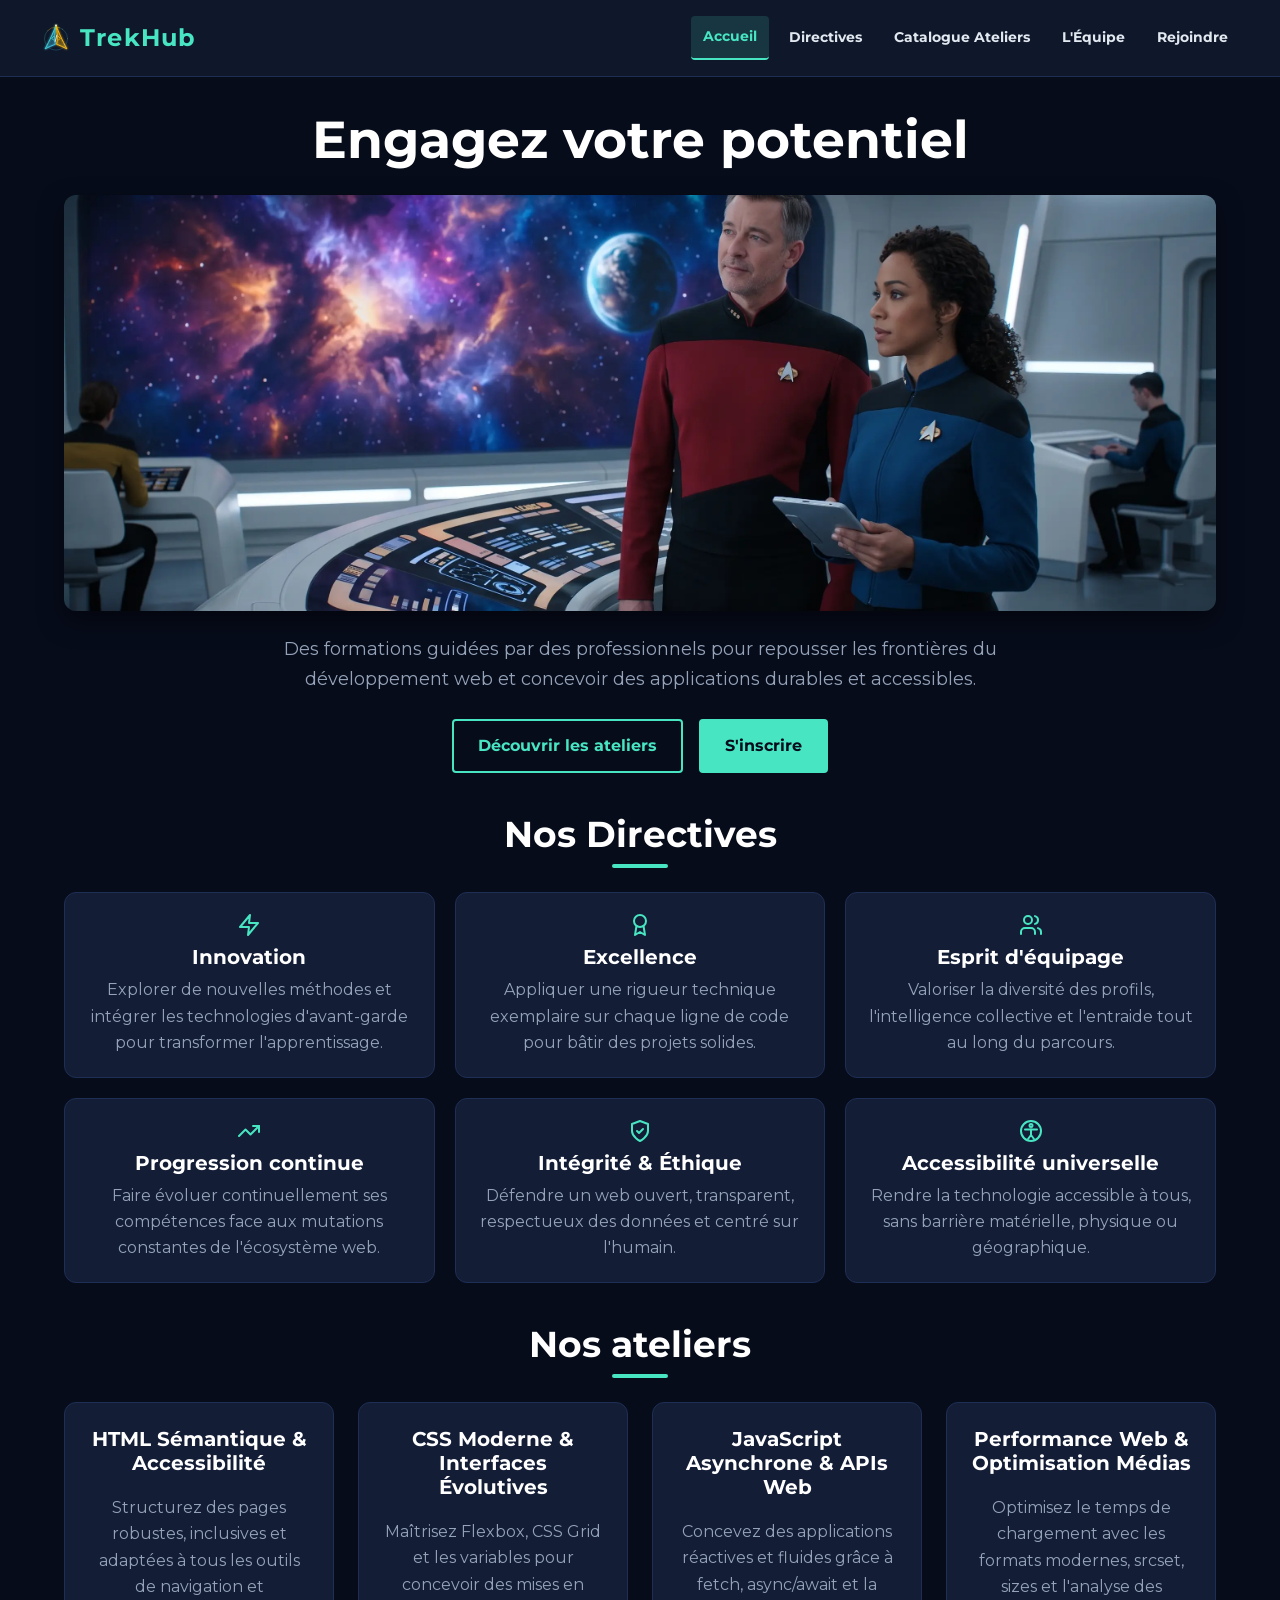
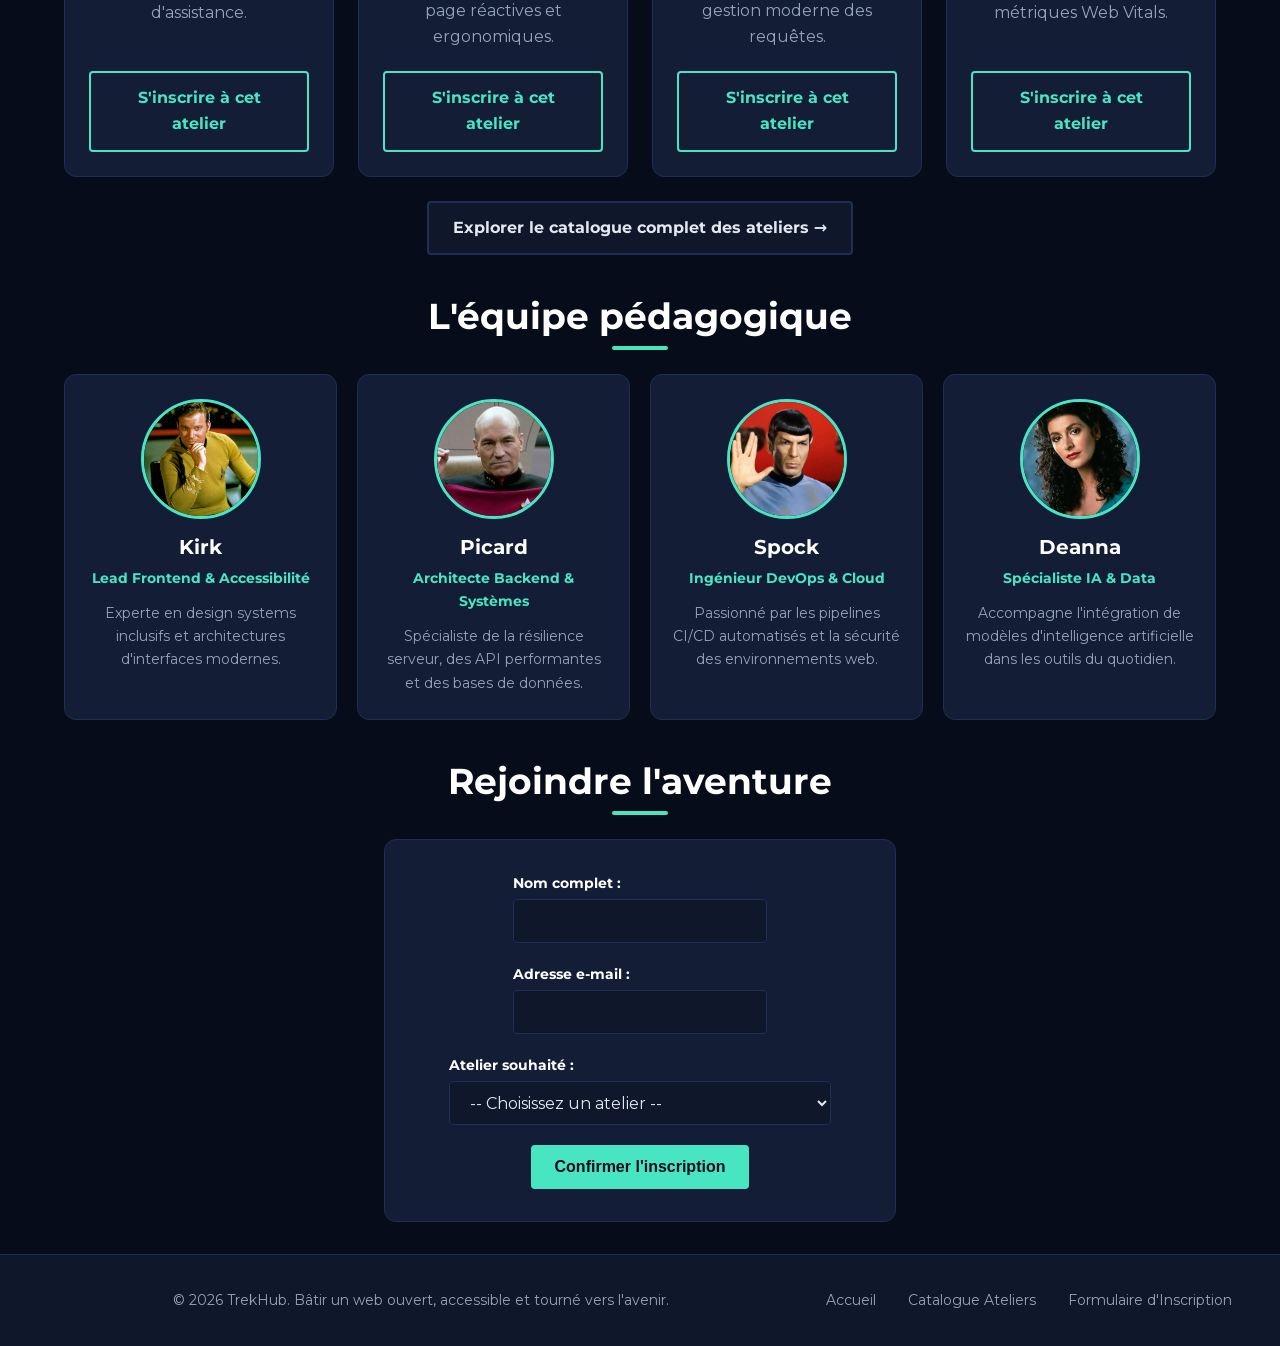
<file: BC01 - FrontEnd/FM01 Dev interfaces/src/index.html>
<!doctype html>
<html lang="fr">

<head>
    <meta charset="UTF-8" />
    <meta name="viewport" content="width=device-width, initial-scale=1.0" />
    <title>TrekHub | Formations Web &amp; Nouvelles Technologies</title>
    <meta name="description" content="Développez vos compétences web et repoussez les frontières du code avec TrekHub." />

    <!-- Préchargement de la police du titre (Montserrat 700 / Bold) -->
    <link 
        rel="preload" 
        href="assets/polices/montserrat-v31-latin-700.woff2" 
        as="font" 
        type="font/woff2" 
        crossorigin 
    />

    <!-- Feuilles de style & Icône du site -->
    <link rel="icon" type="image/svg+xml" href="assets/images/trekhub-logo.svg" />
    <link rel="stylesheet" href="css/index.css" />

    <!-- Scripts différés (defer) -->
    <script src="js/main.js" defer></script>
</head>

<body>
    <!-- Lien d'évitement accessibilité -->
    <a href="#main" class="skip-link">Aller au contenu principal</a>

    <!-- En-tête -->
    <header>
        <div class="header-container">
            <div class="header-top">
                <a href="index.html" class="logo" aria-label="TrekHub - Retour à l'accueil">
                    <img src="assets/images/trekhub-logo.svg" alt="" class="logo-icon" width="32" height="32" />
                    <span>TrekHub</span>
                </a>
                <button class="nav-toggle" id="nav-toggle" aria-expanded="false" aria-controls="main-nav" aria-label="Ouvrir le menu de navigation">
                    <span></span>
                    <span></span>
                    <span></span>
                </button>
            </div>
            <nav id="main-nav" aria-label="Navigation principale">
                <ul>
                    <li><a href="index.html" aria-current="page">Accueil</a></li>
                    <li><a href="index.html#valeurs">Directives</a></li>
                    <li><a href="ateliers.html">Catalogue Ateliers</a></li>
                    <li><a href="index.html#formateurs">L'Équipe</a></li>
                    <li><a href="inscription.html">Rejoindre</a></li>
                </ul>
            </nav>
        </div>
    </header>

    <main id="main">

        <!-- Section Accroche -->
        <section id="accroche" aria-label="Présentation générale">
            <h1>Engagez votre potentiel</h1>
            <img src="assets/images/TrekHub.webp" alt = "Trek Hub office in space">
            <p>
                Des formations guidées par des professionnels pour repousser les frontières 
                du développement web et concevoir des applications durables et accessibles.
            </p>
            <div class="cta-actions">
                <a href="ateliers.html" class="btn">Découvrir les ateliers</a>
                <a href="inscription.html" class="btn btn-primary">S'inscrire</a>
            </div>
        </section>

        <!-- Section Valeurs / Directives -->
        <section id="valeurs" aria-label="Nos valeurs fondamentales">
            <h2 id="directives">Nos Directives</h2>
            <ul class="valeurs">

                <!-- 1. Innovation -->
                <li class="valeur">
                    <svg class="valeur-icon" width="24" height="24" viewBox="0 0 24 24" fill="none"
                        stroke="currentColor" stroke-width="2" stroke-linecap="round" stroke-linejoin="round" aria-hidden="true">
                        <polygon points="13 2 3 14 12 14 11 22 21 10 12 10 13 2" />
                    </svg>
                    <h3>Innovation</h3>
                    <p>Explorer de nouvelles méthodes et intégrer les technologies d'avant-garde pour transformer l'apprentissage.</p>
                </li>

                <!-- 2. Excellence -->
                <li class="valeur">
                    <svg class="valeur-icon" width="24" height="24" viewBox="0 0 24 24" fill="none"
                        stroke="currentColor" stroke-width="2" stroke-linecap="round" stroke-linejoin="round" aria-hidden="true">
                        <circle cx="12" cy="8" r="6" />
                        <path d="M15.5 12.9 17 22l-5-3-5 3 1.5-9.1" />
                    </svg>
                    <h3>Excellence</h3>
                    <p>Appliquer une rigueur technique exemplaire sur chaque ligne de code pour bâtir des projets solides.</p>
                </li>

                <!-- 3. Esprit d'équipage -->
                <li class="valeur">
                    <svg class="valeur-icon" width="24" height="24" viewBox="0 0 24 24" fill="none"
                        stroke="currentColor" stroke-width="2" stroke-linecap="round" stroke-linejoin="round" aria-hidden="true">
                        <path d="M16 21v-2a4 4 0 0 0-4-4H6a4 4 0 0 0-4 4v2" />
                        <circle cx="9" cy="7" r="4" />
                        <path d="M22 21v-2a4 4 0 0 0-3-3.87" />
                        <path d="M16 3.13a4 4 0 0 1 0 7.75" />
                    </svg>
                    <h3>Esprit d'équipage</h3>
                    <p>Valoriser la diversité des profils, l'intelligence collective et l'entraide tout au long du parcours.</p>
                </li>

                <!-- 4. Progression continue -->
                <li class="valeur">
                    <svg class="valeur-icon" width="24" height="24" viewBox="0 0 24 24" fill="none"
                        stroke="currentColor" stroke-width="2" stroke-linecap="round" stroke-linejoin="round" aria-hidden="true">
                        <polyline points="22 7 13.5 15.5 8.5 10.5 2 17" />
                        <polyline points="16 7 22 7 22 13" />
                    </svg>
                    <h3>Progression continue</h3>
                    <p>Faire évoluer continuellement ses compétences face aux mutations constantes de l'écosystème web.</p>
                </li>

                <!-- 5. Intégrité -->
                <li class="valeur">
                    <svg class="valeur-icon" width="24" height="24" viewBox="0 0 24 24" fill="none"
                        stroke="currentColor" stroke-width="2" stroke-linecap="round" stroke-linejoin="round" aria-hidden="true">
                        <path d="M12 22s8-4 8-10V5l-8-3-8 3v7c0 6 8 10 8 10z" />
                        <polyline points="9 12 11 14 15 10" />
                    </svg>
                    <h3>Intégrité &amp; Éthique</h3>
                    <p>Défendre un web ouvert, transparent, respectueux des données et centré sur l'humain.</p>
                </li>

                <!-- 6. Accessibilité universelle -->
                <li class="valeur">
                    <svg class="valeur-icon" width="24" height="24" viewBox="0 0 24 24" fill="none"
                        stroke="currentColor" stroke-width="2" stroke-linecap="round" stroke-linejoin="round" aria-hidden="true">
                        <circle cx="12" cy="12" r="10" />
                        <circle cx="12" cy="6.5" r="1.5" />
                        <path d="M6 10.5h12" />
                        <path d="M12 10.5v5.5" />
                        <path d="m9 20 3-4 3 4" />
                    </svg>
                    <h3>Accessibilité universelle</h3>
                    <p>Rendre la technologie accessible à tous, sans barrière matérielle, physique ou géographique.</p>
                </li>
            </ul>
        </section>

        <!-- Section Ateliers -->
        <section id="ateliers" aria-label="Catalogue des ateliers">
            <h2>Nos ateliers</h2>
            <div class="workshops-list">
                <article class="workshop-item">
                    <h3>HTML Sémantique &amp; Accessibilité</h3>
                    <p>
                        Structurez des pages robustes, inclusives et adaptées à tous les outils de navigation et d'assistance.
                    </p>
                    <a href="inscription.html?atelier=html" class="btn btn-workshop">S'inscrire à cet atelier</a>
                </article>

                <article class="workshop-item">
                    <h3>CSS Moderne &amp; Interfaces Évolutives</h3>
                    <p>
                        Maîtrisez Flexbox, CSS Grid et les variables pour concevoir des mises en page réactives et ergonomiques.
                    </p>
                    <a href="inscription.html?atelier=css" class="btn btn-workshop">S'inscrire à cet atelier</a>
                </article>

                <article class="workshop-item">
                    <h3>JavaScript Asynchrone &amp; APIs Web</h3>
                    <p>
                        Concevez des applications réactives et fluides grâce à fetch, async/await et la gestion moderne des requêtes.
                    </p>
                    <a href="inscription.html?atelier=js" class="btn btn-workshop">S'inscrire à cet atelier</a>
                </article>

                <article class="workshop-item">
                    <h3>Performance Web &amp; Optimisation Médias</h3>
                    <p>
                        Optimisez le temps de chargement avec les formats modernes, srcset, sizes et l'analyse des métriques Web Vitals.
                    </p>
                    <a href="inscription.html?atelier=perf" class="btn btn-workshop">S'inscrire à cet atelier</a>
                </article>
            </div>
            <div class="workshops-more">
                <a href="ateliers.html" class="btn btn-secondary">Explorer le catalogue complet des ateliers &rarr;</a>
            </div>
        </section>

        <!-- Section Formateurs -->
        <section id="formateurs" aria-label="Équipe pédagogique">
            <h2>L'équipe pédagogique</h2>
    <div class="instructors-list">
        <article class="instructor-card">
            <img 
                src="assets/images/Kirk/Kirk 800w.webp"
                srcset="
                    assets/images/Kirk/Kirk 400w.webp 400w,
                    assets/images/Kirk/Kirk 800w.webp 800w,
                    assets/images/Kirk/Kirk 1600w.webp 1600w
                "
                sizes="(max-width: 600px) 90vw, (max-width: 1024px) 45vw, 300px"
                width="400" 
                height="400" 
                loading="lazy"
                alt="Portrait de Kirk, formatrice Lead Frontend" 
            />
            <h3>Kirk</h3>
            <p class="role">Lead Frontend &amp; Accessibilité</p>
            <p>Experte en design systems inclusifs et architectures d'interfaces modernes.</p>
        </article>

        <article class="instructor-card">
            <img 
                src="assets/images/Picard/Picard 800w.webp"
                srcset="
                    assets/images/Picard/Picard 400w.webp 400w,
                    assets/images/Picard/Picard 800w.webp 800w,
                    assets/images/Picard/Picard 1600w.webp 1600w
                "
                sizes="(max-width: 600px) 90vw, (max-width: 1024px) 45vw, 300px"
                width="400" 
                height="400" 
                loading="lazy"
                alt="Portrait de Picard, formateur Architecte Backend" 
            />
            <h3>Picard</h3>
            <p class="role">Architecte Backend &amp; Systèmes</p>
            <p>Spécialiste de la résilience serveur, des API performantes et des bases de données.</p>
        </article>

        <article class="instructor-card">
            <img 
                src="assets/images/Spock/Spock 800w.webp"
                srcset="
                    assets/images/Spock/Spock 400w.webp 400w,
                    assets/images/Spock/Spock 800w.webp 800w,
                    assets/images/Spock/Spock 1600w.jpg 1600w
                "
                sizes="(max-width: 600px) 90vw, (max-width: 1024px) 45vw, 300px"
                width="400" 
                height="400" 
                loading="lazy"
                alt="Portrait de Spock, formateur Ingénieur DevOps" 
            />
            <h3>Spock</h3>
            <p class="role">Ingénieur DevOps &amp; Cloud</p>
            <p>Passionné par les pipelines CI/CD automatisés et la sécurité des environnements web.</p>
        </article>

        <article class="instructor-card">
            <img 
                src="assets/images/Deanna/Deanna 800w.webp"
                srcset="
                    assets/images/Deanna/Deanna 400w.webp 400w,
                    assets/images/Deanna/Deanna 800w.webp 800w,
                    assets/images/Deanna/Deanna 1600w.webp 1600w
                "
                sizes="(max-width: 600px) 90vw, (max-width: 1024px) 45vw, 300px"
                width="400" 
                height="400" 
                loading="lazy"
                alt="Portrait de Deanna, formatrice Spécialiste IA & Data" 
            />
            <h3>Deanna</h3>
            <p class="role">Spécialiste IA &amp; Data</p>
            <p>Accompagne l'intégration de modèles d'intelligence artificielle dans les outils du quotidien.</p>
        </article>
    </div>
</section>

        <!-- Section Inscription -->
        <section id="inscription" aria-label="Formulaire d'inscription">
            <h2>Rejoindre l'aventure</h2>

            <form action="#" method="post" aria-label="Formulaire d'inscription à un atelier">
                <p>
                    <label for="nom">Nom complet :</label>
                    <input type="text" id="nom" name="nom" autocomplete="name" required />
                </p>

                <p>
                    <label for="email">Adresse e-mail :</label>
                    <input type="email" id="email" name="email" autocomplete="email" required />
                </p>

                <p>
                    <label for="atelier">Atelier souhaité :</label>
                    <select id="atelier" name="atelier" required>
                        <option value="">-- Choisissez un atelier --</option>
                        <option value="html">HTML Sémantique &amp; Accessibilité</option>
                        <option value="css">CSS Moderne &amp; Interfaces Évolutives</option>
                        <option value="js">JavaScript Asynchrone &amp; APIs Web</option>
                        <option value="perf">Performance Web &amp; Optimisation Médias</option>
                    </select>
                </p>

                <p>
                    <button type="submit" aria-label="Valider votre inscription">
                        Confirmer l'inscription
                    </button>
                </p>
            </form>
        </section>

    </main>

    <footer>
        <div class="footer-container">
            <p>&copy; 2026 TrekHub. Bâtir un web ouvert, accessible et tourné vers l'avenir.</p>
            <ul class="footer-links">
                <li><a href="index.html">Accueil</a></li>
                <li><a href="ateliers.html">Catalogue Ateliers</a></li>
                <li><a href="inscription.html">Formulaire d'Inscription</a></li>
            </ul>
        </div>
    </footer>

    <!-- Bouton flottant Retour en haut de page -->
    <button id="back-to-top" class="back-to-top-btn" aria-label="Retour en haut de page" title="Retour en haut">&uarr;</button>
</body>

</html>
</file>
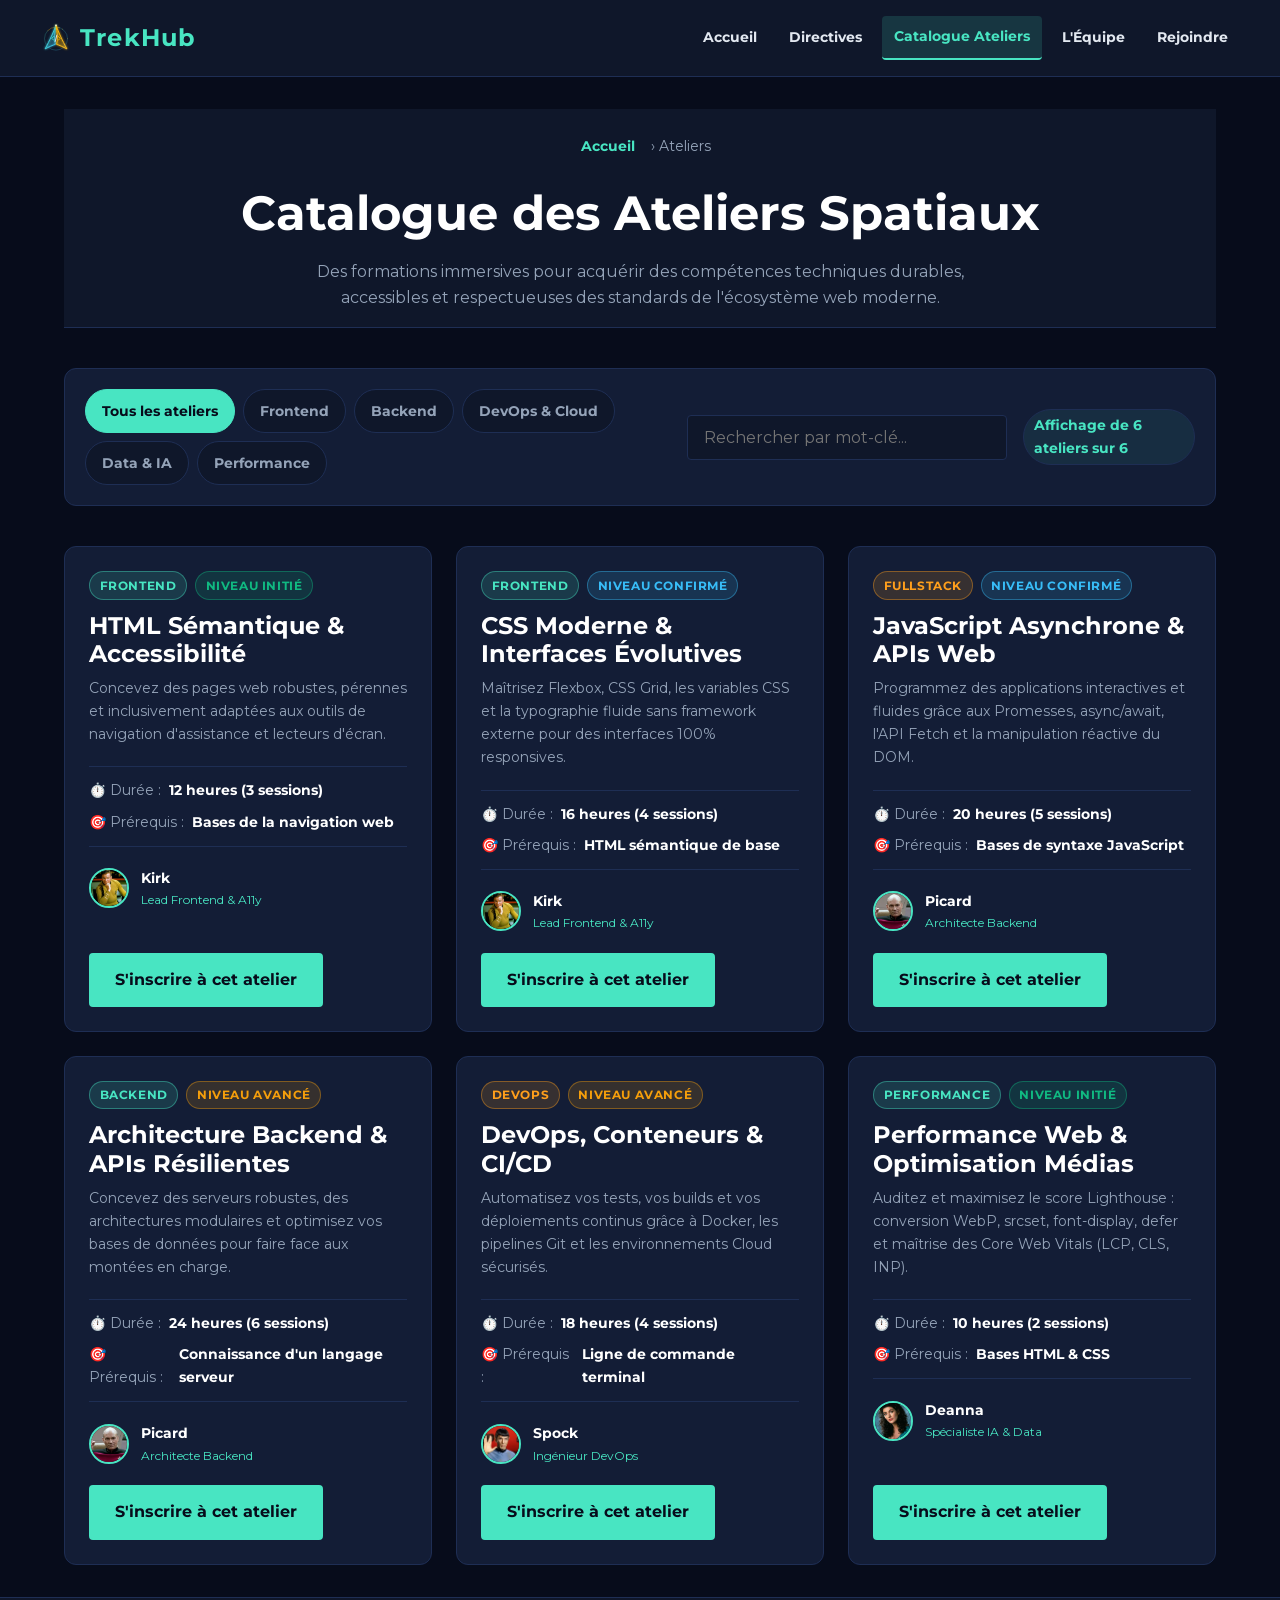
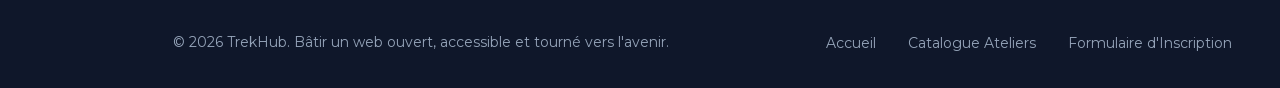
<file: BC01 - FrontEnd/FM01 Dev interfaces/src/ateliers.html>
<!doctype html>
<html lang="fr">

<head>
    <meta charset="UTF-8" />
    <meta name="viewport" content="width=device-width, initial-scale=1.0" />
    <title>Catalogue des Ateliers | TrekHub</title>
    <meta name="description" content="Explorez l'ensemble des ateliers de formation web TrekHub : HTML, CSS, JavaScript, DevOps, IA et Performance." />

    <!-- Préchargement de la police Montserrat 700 -->
    <link rel="preload" href="assets/polices/montserrat-v31-latin-700.woff2" as="font" type="font/woff2" crossorigin />

    <!-- Feuilles de style & Icône du site -->
    <link rel="icon" type="image/svg+xml" href="assets/images/trekhub-logo.svg" />
    <link rel="stylesheet" href="css/ateliers.css" />

    <!-- Scripts différés (defer) -->
    <script src="js/main.js" defer></script>
</head>

<body>
    <!-- Lien d'évitement accessibilité -->
    <a href="#main" class="skip-link">Aller au contenu principal</a>

    <!-- En-tête -->
    <header>
        <div class="header-container">
            <div class="header-top">
                <a href="index.html" class="logo" aria-label="TrekHub - Retour à l'accueil">
                    <img src="assets/images/trekhub-logo.svg" alt="" class="logo-icon" width="32" height="32" />
                    <span>TrekHub</span>
                </a>
                <button class="nav-toggle" id="nav-toggle" aria-expanded="false" aria-controls="main-nav" aria-label="Ouvrir le menu de navigation">
                    <span></span>
                    <span></span>
                    <span></span>
                </button>
            </div>
            <nav id="main-nav" aria-label="Navigation principale">
                <ul>
                    <li><a href="index.html">Accueil</a></li>
                    <li><a href="index.html#valeurs">Directives</a></li>
                    <li><a href="ateliers.html" aria-current="page">Catalogue Ateliers</a></li>
                    <li><a href="index.html#formateurs">L'Équipe</a></li>
                    <li><a href="inscription.html">Rejoindre</a></li>
                </ul>
            </nav>
        </div>
    </header>

    <main id="main">
        <!-- En-tête du catalogue -->
        <header class="catalog-header">
            <nav class="breadcrumb" aria-label="Fil d'Ariane">
                <a href="index.html">Accueil</a> &rsaquo; <span>Ateliers</span>
            </nav>
            <h1>Catalogue des Ateliers Spatiaux</h1>
            <p>
                Des formations immersives pour acquérir des compétences techniques durables,
                accessibles et respectueuses des standards de l'écosystème web moderne.
            </p>
        </header>

        <!-- Barre de filtres et recherche instantanée -->
        <section aria-label="Outils de filtrage des ateliers">
            <div class="filters-toolbar">
                <div class="filter-tags" role="toolbar" aria-label="Filtrer par domaine">
                    <button class="filter-btn active" data-category="all" aria-pressed="true">Tous les ateliers</button>
                    <button class="filter-btn" data-category="frontend" aria-pressed="false">Frontend</button>
                    <button class="filter-btn" data-category="backend" aria-pressed="false">Backend</button>
                    <button class="filter-btn" data-category="devops" aria-pressed="false">DevOps &amp; Cloud</button>
                    <button class="filter-btn" data-category="data" aria-pressed="false">Data &amp; IA</button>
                    <button class="filter-btn" data-category="perf" aria-pressed="false">Performance</button>
                </div>
                <div class="search-box">
                    <input 
                        type="search" 
                        id="workshop-search" 
                        class="search-input" 
                        placeholder="Rechercher par mot-clé..." 
                        aria-label="Rechercher un atelier par mot-clé" 
                    />
                </div>
                <div class="results-info" aria-live="polite">
                    <span id="results-count" class="results-count">Affichage de 6 ateliers sur 6</span>
                    <button id="reset-filters-btn" class="btn-link" style="display: none;">Réinitialiser les filtres</button>
                </div>
            </div>
        </section>

        <!-- Grille des ateliers -->
        <section aria-label="Liste complète des ateliers">
            <div class="catalog-grid" id="catalog-grid">

                <!-- 1. HTML Sémantique -->
                <article class="catalog-card" data-category="frontend perf">
                    <div>
                        <div class="card-badges">
                            <span class="badge badge-primary">Frontend</span>
                            <span class="badge badge-level-debutant">Niveau Initié</span>
                        </div>
                        <div class="card-header">
                            <h2>HTML Sémantique &amp; Accessibilité</h2>
                        </div>
                        <p class="card-summary">
                            Concevez des pages web robustes, pérennes et inclusivement adaptées aux outils de navigation d'assistance et lecteurs d'écran.
                        </p>
                    </div>

                    <ul class="card-meta">
                        <li class="meta-item">⏱️ Durée : <strong>12 heures (3 sessions)</strong></li>
                        <li class="meta-item">🎯 Prérequis : <strong>Bases de la navigation web</strong></li>
                    </ul>

                    <div class="card-instructor">
                        <img src="assets/images/Kirk/Kirk 400w.webp" alt="Portrait de Kirk" width="40" height="40" loading="lazy" />
                        <div class="instructor-info">
                            <span class="instructor-name">Kirk</span>
                            <span class="instructor-title">Lead Frontend &amp; A11y</span>
                        </div>
                    </div>

                    <div class="card-footer">
                        <a href="inscription.html?atelier=html" class="btn btn-primary">S'inscrire à cet atelier</a>
                    </div>
                </article>

                <!-- 2. CSS Moderne -->
                <article class="catalog-card" data-category="frontend">
                    <div>
                        <div class="card-badges">
                            <span class="badge badge-primary">Frontend</span>
                            <span class="badge badge-level-intermediaire">Niveau Confirmé</span>
                        </div>
                        <div class="card-header">
                            <h2>CSS Moderne &amp; Interfaces Évolutives</h2>
                        </div>
                        <p class="card-summary">
                            Maîtrisez Flexbox, CSS Grid, les variables CSS et la typographie fluide sans framework externe pour des interfaces 100% responsives.
                        </p>
                    </div>

                    <ul class="card-meta">
                        <li class="meta-item">⏱️ Durée : <strong>16 heures (4 sessions)</strong></li>
                        <li class="meta-item">🎯 Prérequis : <strong>HTML sémantique de base</strong></li>
                    </ul>

                    <div class="card-instructor">
                        <img src="assets/images/Kirk/Kirk 400w.webp" alt="Portrait de Kirk" width="40" height="40" loading="lazy" />
                        <div class="instructor-info">
                            <span class="instructor-name">Kirk</span>
                            <span class="instructor-title">Lead Frontend &amp; A11y</span>
                        </div>
                    </div>

                    <div class="card-footer">
                        <a href="inscription.html?atelier=css" class="btn btn-primary">S'inscrire à cet atelier</a>
                    </div>
                </article>

                <!-- 3. JavaScript Asynchrone -->
                <article class="catalog-card" data-category="frontend backend">
                    <div>
                        <div class="card-badges">
                            <span class="badge badge-accent">Fullstack</span>
                            <span class="badge badge-level-intermediaire">Niveau Confirmé</span>
                        </div>
                        <div class="card-header">
                            <h2>JavaScript Asynchrone &amp; APIs Web</h2>
                        </div>
                        <p class="card-summary">
                            Programmez des applications interactives et fluides grâce aux Promesses, async/await, l'API Fetch et la manipulation réactive du DOM.
                        </p>
                    </div>

                    <ul class="card-meta">
                        <li class="meta-item">⏱️ Durée : <strong>20 heures (5 sessions)</strong></li>
                        <li class="meta-item">🎯 Prérequis : <strong>Bases de syntaxe JavaScript</strong></li>
                    </ul>

                    <div class="card-instructor">
                        <img src="assets/images/Picard/Picard 400w.webp" alt="Portrait de Picard" width="40" height="40" loading="lazy" />
                        <div class="instructor-info">
                            <span class="instructor-name">Picard</span>
                            <span class="instructor-title">Architecte Backend</span>
                        </div>
                    </div>

                    <div class="card-footer">
                        <a href="inscription.html?atelier=js" class="btn btn-primary">S'inscrire à cet atelier</a>
                    </div>
                </article>

                <!-- 4. Architecture Backend -->
                <article class="catalog-card" data-category="backend">
                    <div>
                        <div class="card-badges">
                            <span class="badge badge-primary">Backend</span>
                            <span class="badge badge-level-avance">Niveau Avancé</span>
                        </div>
                        <div class="card-header">
                            <h2>Architecture Backend &amp; APIs Résilientes</h2>
                        </div>
                        <p class="card-summary">
                            Concevez des serveurs robustes, des architectures modulaires et optimisez vos bases de données pour faire face aux montées en charge.
                        </p>
                    </div>

                    <ul class="card-meta">
                        <li class="meta-item">⏱️ Durée : <strong>24 heures (6 sessions)</strong></li>
                        <li class="meta-item">🎯 Prérequis : <strong>Connaissance d'un langage serveur</strong></li>
                    </ul>

                    <div class="card-instructor">
                        <img src="assets/images/Picard/Picard 400w.webp" alt="Portrait de Picard" width="40" height="40" loading="lazy" />
                        <div class="instructor-info">
                            <span class="instructor-name">Picard</span>
                            <span class="instructor-title">Architecte Backend</span>
                        </div>
                    </div>

                    <div class="card-footer">
                        <a href="inscription.html?atelier=backend" class="btn btn-primary">S'inscrire à cet atelier</a>
                    </div>
                </article>

                <!-- 5. DevOps & Cloud -->
                <article class="catalog-card" data-category="devops">
                    <div>
                        <div class="card-badges">
                            <span class="badge badge-accent">DevOps</span>
                            <span class="badge badge-level-avance">Niveau Avancé</span>
                        </div>
                        <div class="card-header">
                            <h2>DevOps, Conteneurs &amp; CI/CD</h2>
                        </div>
                        <p class="card-summary">
                            Automatisez vos tests, vos builds et vos déploiements continus grâce à Docker, les pipelines Git et les environnements Cloud sécurisés.
                        </p>
                    </div>

                    <ul class="card-meta">
                        <li class="meta-item">⏱️ Durée : <strong>18 heures (4 sessions)</strong></li>
                        <li class="meta-item">🎯 Prérequis : <strong>Ligne de commande terminal</strong></li>
                    </ul>

                    <div class="card-instructor">
                        <img src="assets/images/Spock/Spock 400w.webp" alt="Portrait de Spock" width="40" height="40" loading="lazy" />
                        <div class="instructor-info">
                            <span class="instructor-name">Spock</span>
                            <span class="instructor-title">Ingénieur DevOps</span>
                        </div>
                    </div>

                    <div class="card-footer">
                        <a href="inscription.html?atelier=devops" class="btn btn-primary">S'inscrire à cet atelier</a>
                    </div>
                </article>

                <!-- 6. Performance Web -->
                <article class="catalog-card" data-category="perf frontend">
                    <div>
                        <div class="card-badges">
                            <span class="badge badge-primary">Performance</span>
                            <span class="badge badge-level-debutant">Niveau Initié</span>
                        </div>
                        <div class="card-header">
                            <h2>Performance Web &amp; Optimisation Médias</h2>
                        </div>
                        <p class="card-summary">
                            Auditez et maximisez le score Lighthouse : conversion WebP, srcset, font-display, defer et maîtrise des Core Web Vitals (LCP, CLS, INP).
                        </p>
                    </div>

                    <ul class="card-meta">
                        <li class="meta-item">⏱️ Durée : <strong>10 heures (2 sessions)</strong></li>
                        <li class="meta-item">🎯 Prérequis : <strong>Bases HTML &amp; CSS</strong></li>
                    </ul>

                    <div class="card-instructor">
                        <img src="assets/images/Deanna/Deanna 400w.webp" alt="Portrait de Deanna" width="40" height="40" loading="lazy" />
                        <div class="instructor-info">
                            <span class="instructor-name">Deanna</span>
                            <span class="instructor-title">Spécialiste IA &amp; Data</span>
                        </div>
                    </div>

                    <div class="card-footer">
                        <a href="inscription.html?atelier=perf" class="btn btn-primary">S'inscrire à cet atelier</a>
                    </div>
                </article>

            </div>

            <p id="no-workshops-message" class="no-results" style="display: none;" role="status">
                🚀 Aucun atelier ne correspond à votre filtre actuel. Réinitialisez vos critères de recherche.
            </p>
        </section>
    </main>

    <!-- Pied de page -->
    <footer>
        <div class="footer-container">
            <p>&copy; 2026 TrekHub. Bâtir un web ouvert, accessible et tourné vers l'avenir.</p>
            <ul class="footer-links">
                <li><a href="index.html">Accueil</a></li>
                <li><a href="ateliers.html" aria-current="page">Catalogue Ateliers</a></li>
                <li><a href="inscription.html">Formulaire d'Inscription</a></li>
            </ul>
        </div>
    </footer>

    <!-- Bouton flottant Retour en haut de page -->
    <button id="back-to-top" class="back-to-top-btn" aria-label="Retour en haut de page" title="Retour en haut">&uarr;</button>
</body>

</html>
</file>
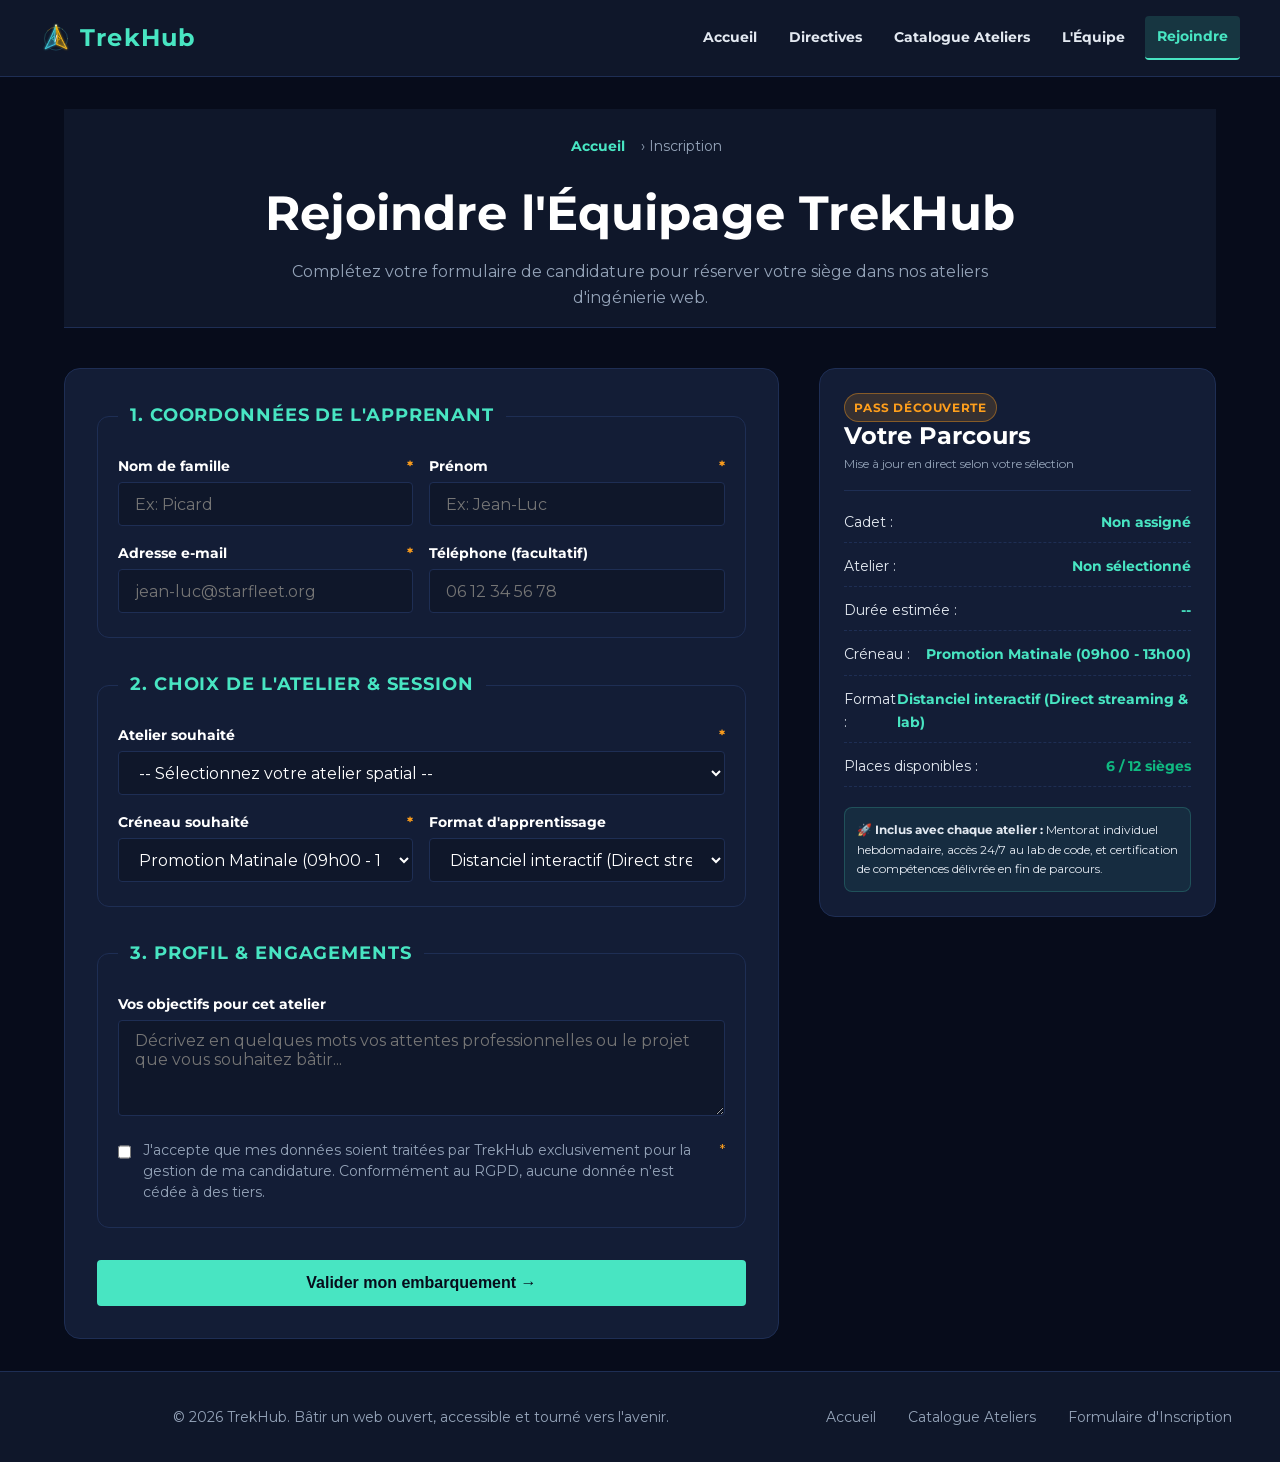
<file: BC01 - FrontEnd/FM01 Dev interfaces/src/inscription.html>
<!doctype html>
<html lang="fr">

<head>
    <meta charset="UTF-8" />
    <meta name="viewport" content="width=device-width, initial-scale=1.0" />
    <title>Inscription aux Ateliers | TrekHub</title>
    <meta name="description" content="Inscrivez-vous aux ateliers de perfectionnement web TrekHub : HTML, CSS, JavaScript, DevOps et IA." />

    <!-- Préchargement de la police Montserrat 700 -->
    <link rel="preload" href="assets/polices/montserrat-v31-latin-700.woff2" as="font" type="font/woff2" crossorigin />

    <!-- Feuilles de style & Icône du site -->
    <link rel="icon" type="image/svg+xml" href="assets/images/trekhub-logo.svg" />
    <link rel="stylesheet" href="css/inscription.css" />

    <!-- Scripts différés (defer) -->
    <script src="js/main.js" defer></script>
</head>

<body>
    <!-- Lien d'évitement accessibilité -->
    <a href="#main" class="skip-link">Aller au contenu principal</a>

    <!-- En-tête -->
    <header>
        <div class="header-container">
            <div class="header-top">
                <a href="index.html" class="logo" aria-label="TrekHub - Retour à l'accueil">
                    <img src="assets/images/trekhub-logo.svg" alt="" class="logo-icon" width="32" height="32" />
                    <span>TrekHub</span>
                </a>
                <button class="nav-toggle" id="nav-toggle" aria-expanded="false" aria-controls="main-nav" aria-label="Ouvrir le menu de navigation">
                    <span></span>
                    <span></span>
                    <span></span>
                </button>
            </div>
            <nav id="main-nav" aria-label="Navigation principale">
                <ul>
                    <li><a href="index.html">Accueil</a></li>
                    <li><a href="index.html#valeurs">Directives</a></li>
                    <li><a href="ateliers.html">Catalogue Ateliers</a></li>
                    <li><a href="index.html#formateurs">L'Équipe</a></li>
                    <li><a href="inscription.html" aria-current="page">Rejoindre</a></li>
                </ul>
            </nav>
        </div>
    </header>

    <main id="main">
        <!-- En-tête de page -->
        <header class="register-header">
            <nav class="breadcrumb" aria-label="Fil d'Ariane">
                <a href="index.html">Accueil</a> &rsaquo; <span>Inscription</span>
            </nav>
            <h1>Rejoindre l'Équipage TrekHub</h1>
            <p>
                Complétez votre formulaire de candidature pour réserver votre siège dans nos ateliers d'ingénierie web.
            </p>
        </header>

        <div class="register-layout">
            <!-- Formulaire d'inscription accessible -->
            <form id="registration-form" class="register-form" novalidate>
                
                <!-- Étape 1 : Coordonnées -->
                <fieldset>
                    <legend>1. Coordonnées de l'apprenant</legend>

                    <div class="form-row">
                        <div class="form-group">
                            <label for="reg-nom">Nom de famille <span class="required-star" aria-hidden="true">*</span></label>
                            <input type="text" id="reg-nom" name="nom" required autocomplete="family-name" placeholder="Ex: Picard" />
                            <span class="field-error" id="err-nom">Veuillez renseigner votre nom.</span>
                        </div>
                        <div class="form-group">
                            <label for="reg-prenom">Prénom <span class="required-star" aria-hidden="true">*</span></label>
                            <input type="text" id="reg-prenom" name="prenom" required autocomplete="given-name" placeholder="Ex: Jean-Luc" />
                            <span class="field-error" id="err-prenom">Veuillez renseigner votre prénom.</span>
                        </div>
                    </div>

                    <div class="form-row">
                        <div class="form-group">
                            <label for="reg-email">Adresse e-mail <span class="required-star" aria-hidden="true">*</span></label>
                            <input type="email" id="reg-email" name="email" required autocomplete="email" placeholder="jean-luc@starfleet.org" />
                            <span class="field-error" id="err-email">Veuillez renseigner une adresse e-mail valide.</span>
                        </div>
                        <div class="form-group">
                            <label for="reg-telephone">Téléphone (facultatif)</label>
                            <input type="tel" id="reg-telephone" name="telephone" autocomplete="tel" placeholder="06 12 34 56 78" />
                        </div>
                    </div>
                </fieldset>

                <!-- Étape 2 : Choix de la mission -->
                <fieldset>
                    <legend>2. Choix de l'atelier &amp; session</legend>

                    <div class="form-group">
                        <label for="atelier-select">Atelier souhaité <span class="required-star" aria-hidden="true">*</span></label>
                        <select id="atelier-select" name="atelier" required>
                            <option value="">-- Sélectionnez votre atelier spatial --</option>
                            <option value="html">HTML Sémantique &amp; Accessibilité Universelle (12h)</option>
                            <option value="css">CSS Moderne &amp; Interfaces Évolutives (16h)</option>
                            <option value="js">JavaScript Asynchrone &amp; APIs Web (20h)</option>
                            <option value="backend">Architecture Backend &amp; APIs Résilientes (24h)</option>
                            <option value="devops">DevOps, Conteneurs Docker &amp; CI/CD (18h)</option>
                            <option value="perf">Performance Web &amp; Optimisation Médias (10h)</option>
                        </select>
                        <span class="field-error" id="err-atelier">Veuillez sélectionner un atelier.</span>
                    </div>

                    <div class="form-row">
                        <div class="form-group">
                            <label for="reg-session">Créneau souhaité <span class="required-star" aria-hidden="true">*</span></label>
                            <select id="reg-session" name="session" required>
                                <option value="matin">Promotion Matinale (09h00 - 13h00)</option>
                                <option value="soir">Promotion Soirée (18h30 - 21h30)</option>
                                <option value="weekend">Session Intensive Weekend</option>
                            </select>
                        </div>
                        <div class="form-group">
                            <label for="reg-format">Format d'apprentissage</label>
                            <select id="reg-format" name="format">
                                <option value="remote">Distanciel interactif (Direct streaming &amp; lab)</option>
                                <option value="presential">Présentiel à bord du Hub</option>
                            </select>
                        </div>
                    </div>
                </fieldset>

                <!-- Étape 3 : Profil & Accord -->
                <fieldset>
                    <legend>3. Profil &amp; Engagements</legend>

                    <div class="form-group">
                        <label for="reg-motivation">Vos objectifs pour cet atelier</label>
                        <textarea id="reg-motivation" name="motivation" placeholder="Décrivez en quelques mots vos attentes professionnelles ou le projet que vous souhaitez bâtir..."></textarea>
                    </div>

                    <div class="checkbox-group">
                        <input type="checkbox" id="reg-rgpd" name="rgpd" required />
                        <label for="reg-rgpd">
                            J'accepte que mes données soient traitées par TrekHub exclusivement pour la gestion de ma candidature. Conformément au RGPD, aucune donnée n'est cédée à des tiers. <span class="required-star" aria-hidden="true">*</span>
                        </label>
                    </div>
                    <span class="field-error" id="err-rgpd">Veuillez accepter les conditions pour poursuivre.</span>
                </fieldset>

                <button type="submit" class="btn btn-primary" id="submit-btn">
                    Valider mon embarquement &rarr;
                </button>
            </form>

            <!-- Encart récapitulatif ("Pass d'embarquement") -->
            <aside class="summary-card" aria-label="Récapitulatif de session">
                <div class="summary-header">
                    <span class="badge badge-accent">Pass Découverte</span>
                    <h2>Votre Parcours</h2>
                    <p class="field-hint">Mise à jour en direct selon votre sélection</p>
                </div>

                <ul class="summary-list">
                    <li class="summary-item">
                        <span>Cadet :</span>
                        <strong id="summary-cadet-name">Non assigné</strong>
                    </li>
                    <li class="summary-item">
                        <span>Atelier :</span>
                        <strong id="summary-atelier-name">Non sélectionné</strong>
                    </li>
                    <li class="summary-item">
                        <span>Durée estimée :</span>
                        <strong id="summary-duration">--</strong>
                    </li>
                    <li class="summary-item">
                        <span>Créneau :</span>
                        <strong id="summary-session">Promotion Matinale (09h-13h)</strong>
                    </li>
                    <li class="summary-item">
                        <span>Format :</span>
                        <strong id="summary-format">Distanciel interactif</strong>
                    </li>
                    <li class="summary-item">
                        <span>Places disponibles :</span>
                        <strong style="color: var(--color-success);">6 / 12 sièges</strong>
                    </li>
                </ul>

                <div class="summary-banner">
                    🚀 <strong>Inclus avec chaque atelier :</strong>
                    Mentorat individuel hebdomadaire, accès 24/7 au lab de code, et certification de compétences délivrée en fin de parcours.
                </div>
            </aside>
        </div>
    </main>

    <!-- Modal de confirmation interactive (gérée en Vanilla JS) avec Pass Cadet -->
    <div id="confirmation-modal" class="modal-backdrop" role="dialog" aria-modal="true" aria-labelledby="modal-title" aria-hidden="true">
        <div class="modal-content">
            <div class="modal-icon" aria-hidden="true">🚀</div>
            <h2 id="modal-title">Embarquement Confirmé !</h2>
            <p id="modal-message">
                Félicitations, votre dossier d'incorporation a été validé par le commandement TrekHub.
                Voici votre Pass d'Accès Officiel de l'Académie :
            </p>
            
            <!-- Carte d'embarquement dynamique générée en JS -->
            <div id="cadet-badge-container" style="width: 100%;"></div>

            <div class="modal-actions">
                <button type="button" class="btn btn-primary" id="modal-print-btn">🖨️ Imprimer mon Pass</button>
                <button type="button" class="btn" id="modal-close-btn">Fermer</button>
            </div>
        </div>
    </div>

    <!-- Pied de page -->
    <footer>
        <div class="footer-container">
            <p>&copy; 2026 TrekHub. Bâtir un web ouvert, accessible et tourné vers l'avenir.</p>
            <ul class="footer-links">
                <li><a href="index.html">Accueil</a></li>
                <li><a href="ateliers.html">Catalogue Ateliers</a></li>
                <li><a href="inscription.html" aria-current="page">Formulaire d'Inscription</a></li>
            </ul>
        </div>
    </footer>

    <!-- Bouton flottant Retour en haut de page -->
    <button id="back-to-top" class="back-to-top-btn" aria-label="Retour en haut de page" title="Retour en haut">&uarr;</button>
</body>

</html>
</file>
<file: BC01 - FrontEnd/FM01 Dev interfaces/src/css/index.css>
/* ==========================================================================
   TREKHUB / SKILLHUB - STYLES SPÉCIFIQUES PAGE D'ACCUEIL (LANDING PAGE)
   src/css/index.css
   ========================================================================== */

@import url('base.css');

/* --------------------------------------------------------------------------
   1. SECTION ACCROCHE (HERO SECTION)
   -------------------------------------------------------------------------- */
#accroche {
  display: flex;
  flex-direction: column;
  align-items: center;
  gap: var(--space-6);
  text-align: center;
}

#accroche h1 {
  font-size: clamp(1.6rem, 5vw + 0.5rem, 3.25rem);
  line-height: var(--leading-tight);
  color: var(--color-text-white);
  max-width: 100%;
  word-break: break-word;
}

#accroche img {
  border-radius: var(--radius-lg);
  box-shadow: var(--shadow-lg);
  max-height: 26rem;
  object-fit: cover;
  width: 100%;
}

#accroche p {
  font-size: var(--text-md);
}

.cta-actions {
  display: flex;
  flex-wrap: wrap;
  justify-content: center;
  gap: var(--space-4);
  width: 100%;
}

/* --------------------------------------------------------------------------
   2. SECTION VALEURS / DIRECTIVES (6 VALEURS EN 3x2)
   -------------------------------------------------------------------------- */
.valeurs {
  list-style: none;
  display: grid;
  grid-template-columns: 1fr; /* 1 colonne sur mobile */
  gap: var(--space-5);
  justify-content: center;
}

.valeur {
  background-color: var(--color-card-bg);
  border: 1px solid var(--color-border);
  border-radius: var(--radius-lg);
  padding: var(--space-5);
  display: flex;
  flex-direction: column;
  align-items: center;
  text-align: center;
  gap: var(--space-2);
  transition: transform var(--transition-base), border-color var(--transition-base);
}

.valeur:hover {
  transform: translateY(-3px);
  border-color: var(--color-primary);
}

.valeur-icon {
  color: var(--color-primary);
  margin: 0 auto;
}

.valeur h3 {
  font-size: var(--text-lg);
  color: var(--color-text-white);
}

/* --------------------------------------------------------------------------
   3. SECTION ATELIERS (APERÇU ACCUEIL)
   -------------------------------------------------------------------------- */
.workshops-list {
  display: grid;
  grid-template-columns: repeat(auto-fit, minmax(16rem, 1fr));
  gap: var(--space-6);
}

.workshop-item {
  background-color: var(--color-card-bg);
  border: 1px solid var(--color-border);
  border-radius: var(--radius-lg);
  padding: var(--space-6);
  text-align: center;
  display: flex;
  flex-direction: column;
  align-items: center;
  justify-content: space-between;
  gap: var(--space-5);
  height: 100%;
  transition: transform var(--transition-base), border-color var(--transition-base);
}

.workshop-item:hover {
  transform: translateY(-3px);
  border-color: var(--color-primary);
}

.workshop-item h3 {
  font-size: var(--text-lg);
  color: var(--color-text-white);
}

.workshop-item p {
  flex-grow: 1;
}

.workshop-item .btn-workshop {
  margin-top: auto;
  width: 100%;
}

.workshops-more {
  text-align: center;
  margin-top: var(--space-6);
}

/* Ancres de navigation avec compensation de la barre sticky */
#valeurs,
#ateliers,
#formateurs,
#inscription {
  scroll-margin-top: 5rem;
}

/* --------------------------------------------------------------------------
   4. SECTION FORMATEURS (ÉQUIPE PÉDAGOGIQUE)
   -------------------------------------------------------------------------- */
#formateurs {
  width: 100%;
}

.instructors-list {
  width: 100%;
  display: grid;
  grid-template-columns: 1fr; /* 1 colonne sur mobile */
  gap: var(--space-5);
  justify-content: center;
}

.instructor-card {
  background-color: var(--color-card-bg);
  border: 1px solid var(--color-border);
  border-radius: var(--radius-lg);
  padding: var(--space-6) var(--space-5);
  display: flex;
  flex-direction: column;
  align-items: center;
  text-align: center;
  gap: var(--space-2);
  transition: transform var(--transition-base), border-color var(--transition-base);
}

.instructor-card:hover {
  border-color: var(--color-primary);
  transform: translateY(-3px);
}

.instructor-card img {
  border-radius: var(--radius-full);
  border: 3px solid var(--color-primary);
  width: 7.5rem;
  height: 7.5rem;
  object-fit: cover;
  margin-bottom: var(--space-2);
}

.instructor-card h3 {
  font-size: var(--text-lg);
  color: var(--color-text-white);
}

.instructor-card .role {
  color: var(--color-primary);
  font-weight: var(--font-bold);
  font-size: var(--text-sm);
  margin-bottom: var(--space-1);
}

.instructor-card p {
  font-size: var(--text-sm);
}

/* --------------------------------------------------------------------------
   5. SECTION INSCRIPTION RAPIDE (ACCUEIL)
   -------------------------------------------------------------------------- */
#inscription {
  display: flex;
  flex-direction: column;
  align-items: center;
  text-align: center;
}

#inscription form {
  background-color: var(--color-card-bg);
  border: 1px solid var(--color-border);
  border-radius: var(--radius-lg);
  padding: var(--space-8) var(--space-6);
  width: 100%;
  max-width: 32rem;
  margin: 0 auto;
  display: flex;
  flex-direction: column;
  gap: var(--space-5);
  text-align: left;
}

#inscription label {
  display: block;
  font-weight: var(--font-bold);
  font-size: var(--text-sm);
  margin-bottom: var(--space-1);
  color: var(--color-text-white);
}

#inscription input,
#inscription select,
#inscription textarea {
  width: 100%;
  min-height: var(--touch-target-min);
  padding: 0.65rem 1rem;
  background-color: var(--color-surface);
  border: 1px solid var(--color-border);
  border-radius: var(--radius-sm);
  color: var(--color-text);
  font-family: inherit;
  font-size: var(--text-base);
  transition: border-color var(--transition-base), outline var(--transition-base);
}

#inscription input:focus,
#inscription select:focus,
#inscription textarea:focus {
  outline: 2px solid var(--color-primary);
  border-color: var(--color-primary);
}

#inscription button[type="submit"] {
  width: 100%;
  min-height: var(--touch-target-min);
  background-color: var(--color-primary);
  color: var(--color-text-dark);
  border: none;
  border-radius: var(--radius-sm);
  font-weight: var(--font-bold);
  font-size: var(--text-base);
  cursor: pointer;
  transition: background-color var(--transition-base), transform var(--transition-fast);
  padding: var(--space-3) var(--space-6);
}

#inscription button[type="submit"]:hover,
#inscription button[type="submit"]:focus-visible {
  background-color: var(--color-primary-hover);
  transform: translateY(-2px);
}

/* ==========================================================================
   ENRICHISSEMENTS MEDIA QUERIES (POINTS DE RUPTURE EN EM)
   ========================================================================== */

/* --------------------------------------------------------------------------
   PALIER 2 : TABLETTE (min-width: 48em / 768px)
   -------------------------------------------------------------------------- */
@media (min-width: 48em) {
  #valeurs,
  #ateliers,
  #formateurs,
  #inscription {
    scroll-margin-top: 5rem;
  }

  .valeurs {
    grid-template-columns: repeat(3, 1fr);
  }

  .workshop-item .btn-workshop {
    width: auto;
  }

  .instructors-list {
    grid-template-columns: repeat(2, 1fr);
  }
}

/* --------------------------------------------------------------------------
   PALIER 3 : DESKTOP (min-width: 64em / 1024px)
   -------------------------------------------------------------------------- */
@media (min-width: 64em) {
  .instructors-list {
    grid-template-columns: repeat(4, 1fr);
  }
}
</file>
<file: BC01 - FrontEnd/FM01 Dev interfaces/src/css/ateliers.css>
/* ==========================================================================
   TREKHUB / SKILLHUB - STYLES CATALOGUE DES ATELIERS
   src/css/ateliers.css
   ========================================================================== */

@import url('base.css');

/* --------------------------------------------------------------------------
   1. EN-TÊTE DU CATALOGUE (HERO / INTRO)
   -------------------------------------------------------------------------- */
.catalog-header {
  text-align: center;
  display: flex;
  flex-direction: column;
  align-items: center;
  gap: var(--space-4);
}

.catalog-header h1 {
  font-size: clamp(1.85rem, 5vw + 0.5rem, 3rem);
}

.breadcrumb {
  display: inline-flex;
  gap: var(--space-2);
  font-size: var(--text-sm);
  color: var(--color-text-muted);
}

.breadcrumb a {
  color: var(--color-primary);
}

/* --------------------------------------------------------------------------
   2. BARRE D'INTERACTION : RECHERCHE ET FILTRES DYNAMIQUES (JS READY)
   -------------------------------------------------------------------------- */
.filters-toolbar {
  background-color: var(--color-card-bg);
  border: 1px solid var(--color-border);
  border-radius: var(--radius-lg);
  padding: var(--space-5);
  display: flex;
  flex-direction: column;
  gap: var(--space-4);
}

.search-box {
  width: 100%;
}

.search-input {
  width: 100%;
  min-height: var(--touch-target-min);
  padding: 0.75rem 1rem;
  background-color: var(--color-surface);
  border: 1px solid var(--color-border);
  border-radius: var(--radius-sm);
  color: var(--color-text-white);
  font-family: inherit;
  font-size: var(--text-base);
  transition: border-color var(--transition-base), outline var(--transition-base);
}

.search-input:focus {
  outline: 2px solid var(--color-primary);
  border-color: var(--color-primary);
}

.filter-tags {
  display: flex;
  flex-wrap: wrap;
  gap: var(--space-2);
}

.filter-btn {
  background-color: var(--color-surface);
  color: var(--color-text-muted);
  border: 1px solid var(--color-border);
  border-radius: var(--radius-full);
  padding: var(--space-2) var(--space-4);
  font-family: inherit;
  font-size: var(--text-sm);
  font-weight: var(--font-semibold);
  cursor: pointer;
  min-height: var(--touch-target-min);
  display: inline-flex;
  align-items: center;
  transition: all var(--transition-base);
}

.filter-btn:hover {
  color: var(--color-text-white);
  border-color: var(--color-primary);
}

.filter-btn.active {
  background-color: var(--color-primary);
  color: var(--color-text-dark);
  border-color: var(--color-primary);
  font-weight: var(--font-bold);
}

.results-info {
  display: flex;
  justify-content: space-between;
  align-items: center;
  flex-wrap: wrap;
  gap: var(--space-2);
  font-size: var(--text-sm);
  color: var(--color-text-muted);
}

.results-count {
  font-weight: var(--font-semibold);
  color: var(--color-primary);
  background-color: rgba(72, 229, 194, 0.08);
  border: 1px solid var(--color-border);
  padding: 0.25rem 0.65rem;
  border-radius: var(--radius-full);
}

.btn-link {
  background: none;
  border: none;
  color: var(--color-primary);
  text-decoration: underline;
  cursor: pointer;
  font-family: inherit;
  font-size: var(--text-sm);
  padding: var(--space-1);
}

.btn-link:hover {
  color: var(--color-primary-hover);
}

/* --------------------------------------------------------------------------
   3. GRILLE DU CATALOGUE & CARTES D'ATELIERS
   -------------------------------------------------------------------------- */
.catalog-grid {
  display: grid;
  grid-template-columns: 1fr; /* 1 colonne sur mobile */
  gap: var(--space-6);
}

.catalog-card.is-hidden {
  display: none !important;
}

.catalog-card {
  background-color: var(--color-card-bg);
  border: 1px solid var(--color-border);
  border-radius: var(--radius-lg);
  padding: var(--space-6);
  display: flex;
  flex-direction: column;
  justify-content: space-between;
  gap: var(--space-5);
  height: 100%;
  transition: transform var(--transition-base), border-color var(--transition-base), box-shadow var(--transition-base);
}

.catalog-card:hover {
  transform: translateY(-4px);
  border-color: var(--color-primary);
  box-shadow: var(--shadow-md);
}

.card-badges {
  display: flex;
  flex-wrap: wrap;
  gap: var(--space-2);
}

.card-header h2 {
  font-size: var(--text-xl);
  text-align: left;
  margin-top: var(--space-3);
  margin-bottom: var(--space-2);
  color: var(--color-text-white);
}

.card-header h2::after {
  display: none; /* Pas de trait sous les titres de cartes */
}

.card-summary {
  font-size: var(--text-sm);
  line-height: var(--leading-relaxed);
  margin-inline: 0;
  text-align: left;
}

.card-meta {
  list-style: none;
  display: flex;
  flex-direction: column;
  gap: var(--space-2);
  border-top: 1px solid var(--color-border);
  border-bottom: 1px solid var(--color-border);
  padding: var(--space-3) 0;
  font-size: var(--text-sm);
  color: var(--color-text-muted);
}

.meta-item {
  display: flex;
  align-items: center;
  gap: var(--space-2);
}

.meta-item strong {
  color: var(--color-text-white);
}

.card-instructor {
  display: flex;
  align-items: center;
  gap: var(--space-3);
}

.card-instructor img {
  width: 2.5rem;
  height: 2.5rem;
  border-radius: var(--radius-full);
  border: 2px solid var(--color-primary);
  object-fit: cover;
}

.instructor-info {
  display: flex;
  flex-direction: column;
}

.instructor-name {
  font-size: var(--text-sm);
  font-weight: var(--font-bold);
  color: var(--color-text-white);
}

.instructor-title {
  font-size: var(--text-xs);
  color: var(--color-primary);
}

.card-footer {
  margin-top: auto;
}

/* Message si aucun atelier ne correspond aux filtres */
.no-results {
  text-align: center;
  padding: var(--space-8);
  background-color: var(--color-card-bg);
  border: 1px dashed var(--color-border);
  border-radius: var(--radius-lg);
  color: var(--color-text-muted);
}

/* ==========================================================================
   ENRICHISSEMENTS MEDIA QUERIES (POINTS DE RUPTURE EN EM)
   ========================================================================== */

/* --------------------------------------------------------------------------
   PALIER 2 : TABLETTE (min-width: 48em / 768px)
   -------------------------------------------------------------------------- */
@media (min-width: 48em) {
  .filters-toolbar {
    flex-direction: row;
    align-items: center;
    justify-content: space-between;
  }

  .search-box {
    max-width: 20rem;
  }

  .catalog-grid {
    grid-template-columns: repeat(2, 1fr);
  }
}

/* --------------------------------------------------------------------------
   PALIER 3 : DESKTOP (min-width: 64em / 1024px)
   -------------------------------------------------------------------------- */
@media (min-width: 64em) {
  .catalog-grid {
    grid-template-columns: repeat(3, 1fr);
  }
}
</file>
<file: BC01 - FrontEnd/FM01 Dev interfaces/src/css/inscription.css>
/* ==========================================================================
   TREKHUB / SKILLHUB - STYLES PAGE INSCRIPTION
   src/css/inscription.css
   ========================================================================== */

@import url('base.css');

/* --------------------------------------------------------------------------
   1. EN-TÊTE DE LA PAGE D'INSCRIPTION
   -------------------------------------------------------------------------- */
.register-header {
  text-align: center;
  display: flex;
  flex-direction: column;
  align-items: center;
  gap: var(--space-4);
}

.register-header h1 {
  font-size: clamp(1.85rem, 5vw + 0.5rem, 3rem);
}

.breadcrumb {
  display: inline-flex;
  gap: var(--space-2);
  font-size: var(--text-sm);
  color: var(--color-text-muted);
}

.breadcrumb a {
  color: var(--color-primary);
}

/* --------------------------------------------------------------------------
   2. MISE EN PAGE DU FORMULAIRE (GRILLE FORMULAIRE + RÉCAPITULATIF)
   -------------------------------------------------------------------------- */
.register-layout {
  display: grid;
  grid-template-columns: 1fr; /* 1 colonne sur mobile */
  gap: var(--space-8);
  align-items: start;
}

/* Formulaire principal */
.register-form {
  background-color: var(--color-card-bg);
  border: 1px solid var(--color-border);
  border-radius: var(--radius-xl);
  padding: var(--space-6);
  display: flex;
  flex-direction: column;
  gap: var(--space-8);
}

/* --------------------------------------------------------------------------
   3. FIELDSETS & LÉGENDES ACCESSIBLES
   -------------------------------------------------------------------------- */
fieldset {
  border: 1px solid var(--color-border);
  border-radius: var(--radius-lg);
  padding: var(--space-6) var(--space-5);
  display: flex;
  flex-direction: column;
  gap: var(--space-4);
}

legend {
  font-size: var(--text-md);
  font-weight: var(--font-bold);
  color: var(--color-primary);
  padding: 0 var(--space-3);
  text-transform: uppercase;
  letter-spacing: 0.05em;
}

/* Lignes et groupes de champs */
.form-row {
  display: grid;
  grid-template-columns: 1fr;
  gap: var(--space-4);
}

.form-group {
  display: flex;
  flex-direction: column;
  gap: var(--space-1);
}

label {
  font-size: var(--text-sm);
  font-weight: var(--font-bold);
  color: var(--color-text-white);
  display: flex;
  justify-content: space-between;
}

.required-star {
  color: var(--color-accent);
}

input[type="text"],
input[type="email"],
input[type="tel"],
select,
textarea {
  width: 100%;
  min-height: var(--touch-target-min);
  padding: 0.65rem 1rem;
  background-color: var(--color-surface);
  border: 1px solid var(--color-border);
  border-radius: var(--radius-sm);
  color: var(--color-text-white);
  font-family: inherit;
  font-size: var(--text-base);
  transition: border-color var(--transition-base), outline var(--transition-base), box-shadow var(--transition-base);
}

textarea {
  min-height: 6rem;
  resize: vertical;
}

input:focus,
select:focus,
textarea:focus {
  outline: 2px solid var(--color-primary);
  border-color: var(--color-primary);
  box-shadow: 0 0 10px rgba(72, 229, 194, 0.2);
}

input[aria-invalid="true"],
select[aria-invalid="true"],
textarea[aria-invalid="true"] {
  border-color: var(--color-danger) !important;
  box-shadow: 0 0 8px rgba(239, 68, 68, 0.25);
}

/* Messages d'aide et d'erreurs */
.field-hint {
  font-size: var(--text-xs);
  color: var(--color-text-muted);
}

.field-error {
  font-size: var(--text-xs);
  color: var(--color-danger);
  display: none;
  font-weight: var(--font-semibold);
}

.field-error.is-visible {
  display: block;
}

/* Cases à cocher personnalisées & accessibles */
.checkbox-group {
  display: flex;
  align-items: flex-start;
  gap: var(--space-3);
  margin-top: var(--space-2);
}

.checkbox-group input[type="checkbox"] {
  width: 1.25rem;
  height: 1.25rem;
  margin-top: 0.15rem;
  accent-color: var(--color-primary);
  cursor: pointer;
  min-height: auto;
}

.checkbox-group label {
  font-size: var(--text-sm);
  font-weight: var(--font-normal);
  color: var(--color-text-muted);
  cursor: pointer;
  line-height: var(--leading-normal);
}

/* --------------------------------------------------------------------------
   4. CARTE RÉCAPITULATIF ("PASS D'EMBARQUEMENT")
   -------------------------------------------------------------------------- */
.summary-card {
  background-color: var(--color-card-bg);
  border: 1px solid var(--color-border);
  border-radius: var(--radius-xl);
  padding: var(--space-6);
  display: flex;
  flex-direction: column;
  gap: var(--space-5);
  position: sticky;
  top: 6rem;
}

.summary-header {
  border-bottom: 1px solid var(--color-border);
  padding-bottom: var(--space-4);
}

.summary-header h2 {
  font-size: var(--text-xl);
  color: var(--color-text-white);
  text-align: left;
  margin-bottom: var(--space-1);
}

.summary-header h2::after {
  display: none;
}

.summary-list {
  list-style: none;
  display: flex;
  flex-direction: column;
  gap: var(--space-3);
}

.summary-item {
  display: flex;
  justify-content: space-between;
  align-items: center;
  font-size: var(--text-sm);
  border-bottom: 1px dashed var(--color-border);
  padding-bottom: var(--space-2);
}

.summary-item strong {
  color: var(--color-primary);
}

.summary-banner {
  background-color: rgba(72, 229, 194, 0.08);
  border: 1px solid rgba(72, 229, 194, 0.2);
  border-radius: var(--radius-md);
  padding: var(--space-3);
  font-size: var(--text-xs);
  color: var(--color-text);
  line-height: var(--leading-relaxed);
}

/* --------------------------------------------------------------------------
   5. MODAL DE CONFIRMATION INTERACTIVE (VANILLA JS)
   -------------------------------------------------------------------------- */
.modal-backdrop {
  position: fixed;
  inset: 0;
  background-color: rgba(7, 12, 27, 0.85);
  backdrop-filter: blur(6px);
  z-index: 1000;
  display: flex;
  align-items: center;
  justify-content: center;
  padding: var(--space-4);
  opacity: 0;
  pointer-events: none;
  transition: opacity var(--transition-base);
}

.modal-backdrop.is-open {
  opacity: 1;
  pointer-events: auto;
}

.modal-content {
  background-color: var(--color-card-bg);
  border: 2px solid var(--color-primary);
  border-radius: var(--radius-xl);
  padding: var(--space-6);
  max-width: 36rem;
  width: 100%;
  display: flex;
  flex-direction: column;
  align-items: center;
  text-align: center;
  gap: var(--space-4);
  box-shadow: var(--shadow-lg), var(--shadow-glow);
  transform: translateY(20px);
  transition: transform var(--transition-smooth);
  max-height: 90vh;
  overflow-y: auto;
}

.modal-backdrop.is-open .modal-content {
  transform: translateY(0);
}

.modal-icon {
  font-size: 2.5rem;
  color: var(--color-primary);
}

/* --------------------------------------------------------------------------
   6. CARTE D'EMBARQUEMENT SPATIALE CADET (STARFLEET BOARDING PASS)
   -------------------------------------------------------------------------- */
.cadet-badge-card {
  width: 100%;
  background: linear-gradient(135deg, rgba(16, 26, 56, 0.95), rgba(7, 12, 27, 0.95));
  border: 1px solid var(--color-border);
  border-left: 6px solid var(--color-primary);
  border-radius: var(--radius-lg);
  padding: var(--space-5);
  display: flex;
  flex-direction: column;
  gap: var(--space-4);
  box-shadow: var(--shadow-glow), inset 0 0 20px rgba(72, 229, 194, 0.08);
  position: relative;
  text-align: left;
}

.cadet-badge-header {
  display: flex;
  justify-content: space-between;
  align-items: center;
  flex-wrap: wrap;
  gap: var(--space-2);
  border-bottom: 1px solid var(--color-border);
  padding-bottom: var(--space-3);
}

.cadet-badge-title {
  display: flex;
  align-items: center;
  gap: var(--space-2);
  font-size: var(--text-xs);
  font-weight: var(--font-bold);
  letter-spacing: 0.1em;
  text-transform: uppercase;
  color: var(--color-primary);
}

.cadet-registry-id {
  font-family: ui-monospace, SFMono-Regular, Menlo, Monaco, Consolas, monospace;
  font-size: var(--text-xs);
  color: var(--color-accent);
  background: rgba(255, 183, 3, 0.12);
  border: 1px solid var(--color-accent);
  padding: 0.2rem 0.5rem;
  border-radius: var(--radius-sm);
  letter-spacing: 0.08em;
  font-weight: var(--font-bold);
}

.cadet-badge-body {
  display: grid;
  grid-template-columns: 1fr;
  gap: var(--space-3);
}

@media (min-width: 32em) {
  .cadet-badge-body {
    grid-template-columns: repeat(2, 1fr);
  }
}

.cadet-info-item {
  display: flex;
  flex-direction: column;
  gap: 0.15rem;
}

.cadet-info-label {
  font-size: 0.7rem;
  text-transform: uppercase;
  letter-spacing: 0.08em;
  color: var(--color-text-muted);
}

.cadet-info-value {
  font-size: var(--text-sm);
  font-weight: var(--font-bold);
  color: var(--color-text-white);
}

.cadet-badge-footer {
  border-top: 1px dashed var(--color-border);
  padding-top: var(--space-3);
  display: flex;
  justify-content: space-between;
  align-items: center;
  flex-wrap: wrap;
  gap: var(--space-2);
  font-size: var(--text-xs);
  color: var(--color-text-muted);
}

.cadet-barcode {
  height: 22px;
  width: 120px;
  background: repeating-linear-gradient(
    90deg,
    var(--color-primary) 0,
    var(--color-primary) 2px,
    transparent 2px,
    transparent 4px,
    var(--color-primary) 4px,
    var(--color-primary) 7px,
    transparent 7px,
    transparent 9px,
    var(--color-primary) 9px,
    var(--color-primary) 13px,
    transparent 13px,
    transparent 15px
  );
  opacity: 0.85;
}

.modal-actions {
  display: flex;
  gap: var(--space-3);
  width: 100%;
  justify-content: center;
  flex-wrap: wrap;
}

/* Impression du Pass */
@media print {
  body * {
    visibility: hidden !important;
  }
  .modal-backdrop,
  .modal-backdrop.is-open {
    position: static !important;
    background: #fff !important;
    visibility: visible !important;
    padding: 0 !important;
  }
  .modal-content,
  .modal-content * {
    visibility: visible !important;
    color: #000 !important;
    background: transparent !important;
    box-shadow: none !important;
    border-color: #000 !important;
  }
  .modal-actions,
  .modal-icon,
  header,
  footer {
    display: none !important;
  }
}

/* ==========================================================================
   ENRICHISSEMENTS MEDIA QUERIES (POINTS DE RUPTURE EN EM)
   ========================================================================== */

/* --------------------------------------------------------------------------
   PALIER 2 : TABLETTE (min-width: 48em / 768px)
   -------------------------------------------------------------------------- */
@media (min-width: 48em) {
  .register-form {
    padding: var(--space-8);
  }

  .form-row {
    grid-template-columns: repeat(2, 1fr);
  }

  .form-row.full {
    grid-template-columns: 1fr;
  }
}

/* --------------------------------------------------------------------------
   PALIER 3 : DESKTOP (min-width: 64em / 1024px)
   -------------------------------------------------------------------------- */
@media (min-width: 64em) {
  .register-layout {
    grid-template-columns: 1.8fr 1fr;
    gap: var(--space-10);
  }
}
</file>
